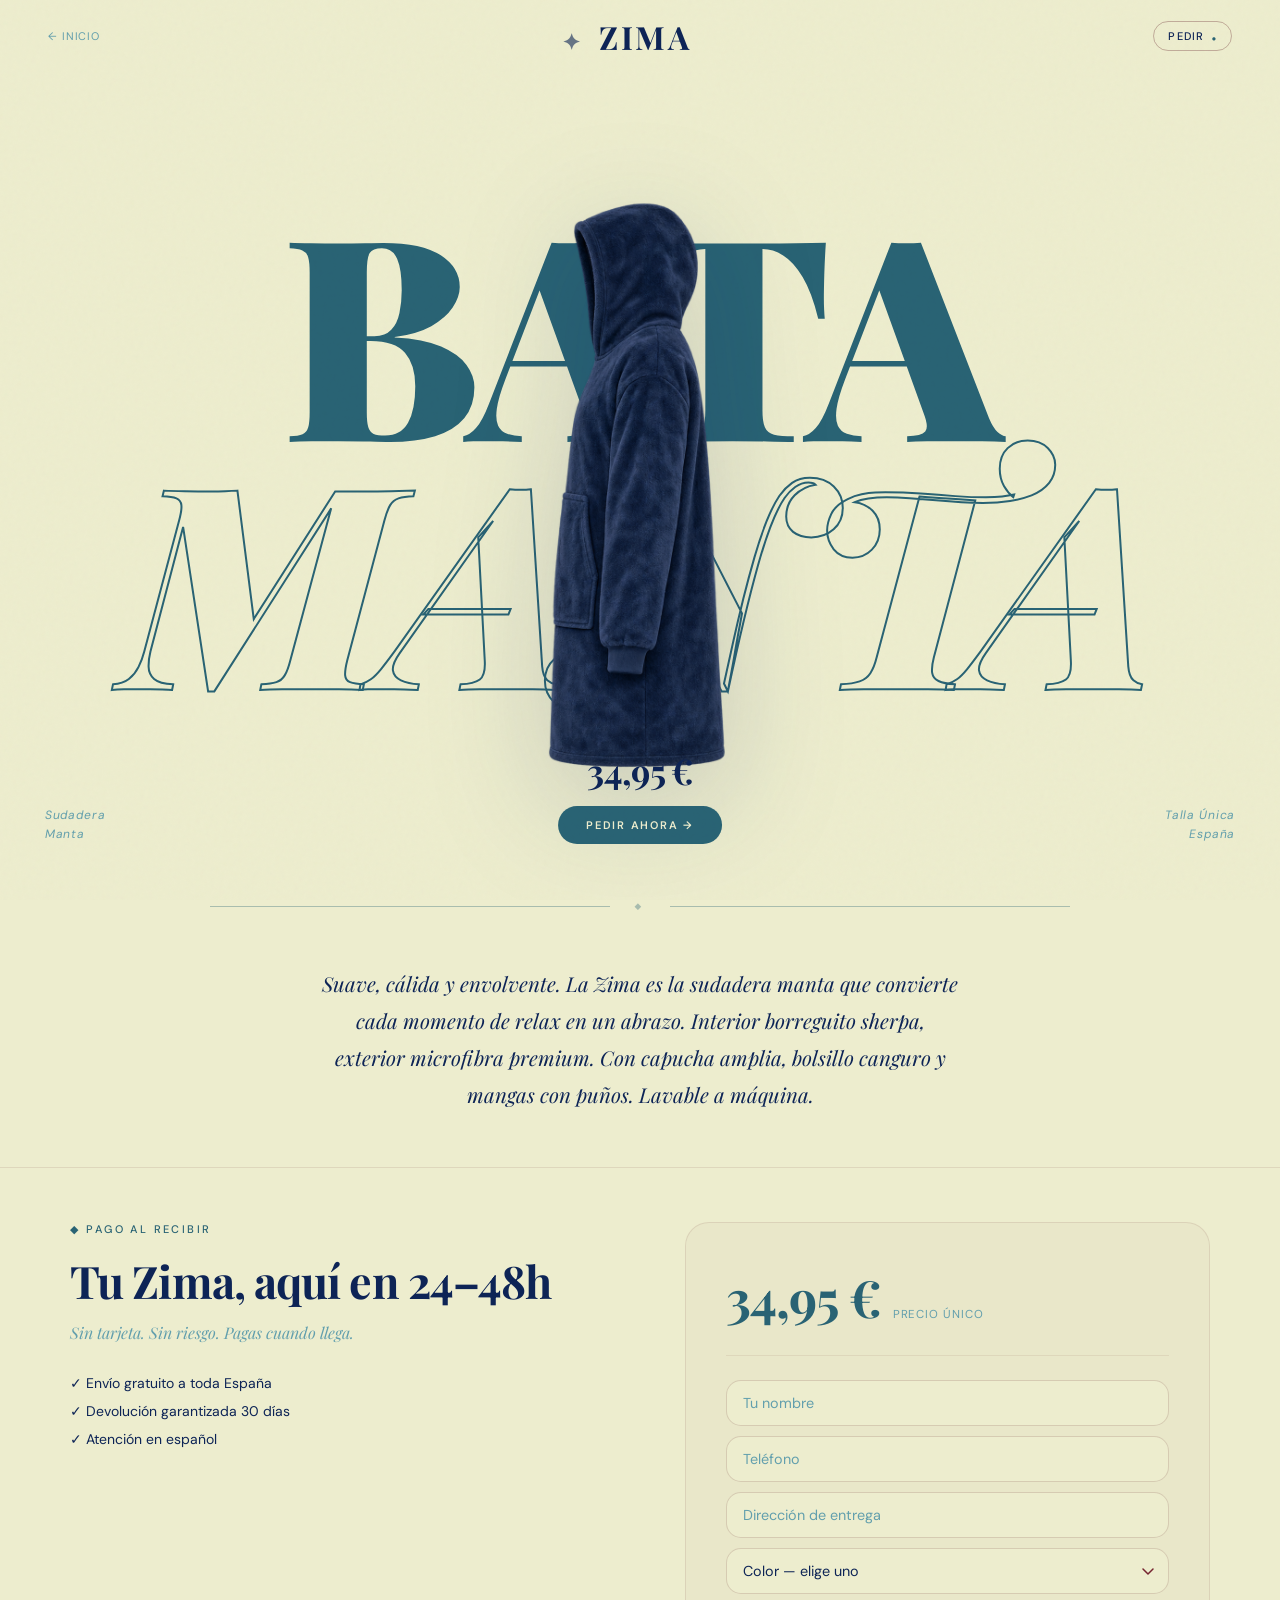
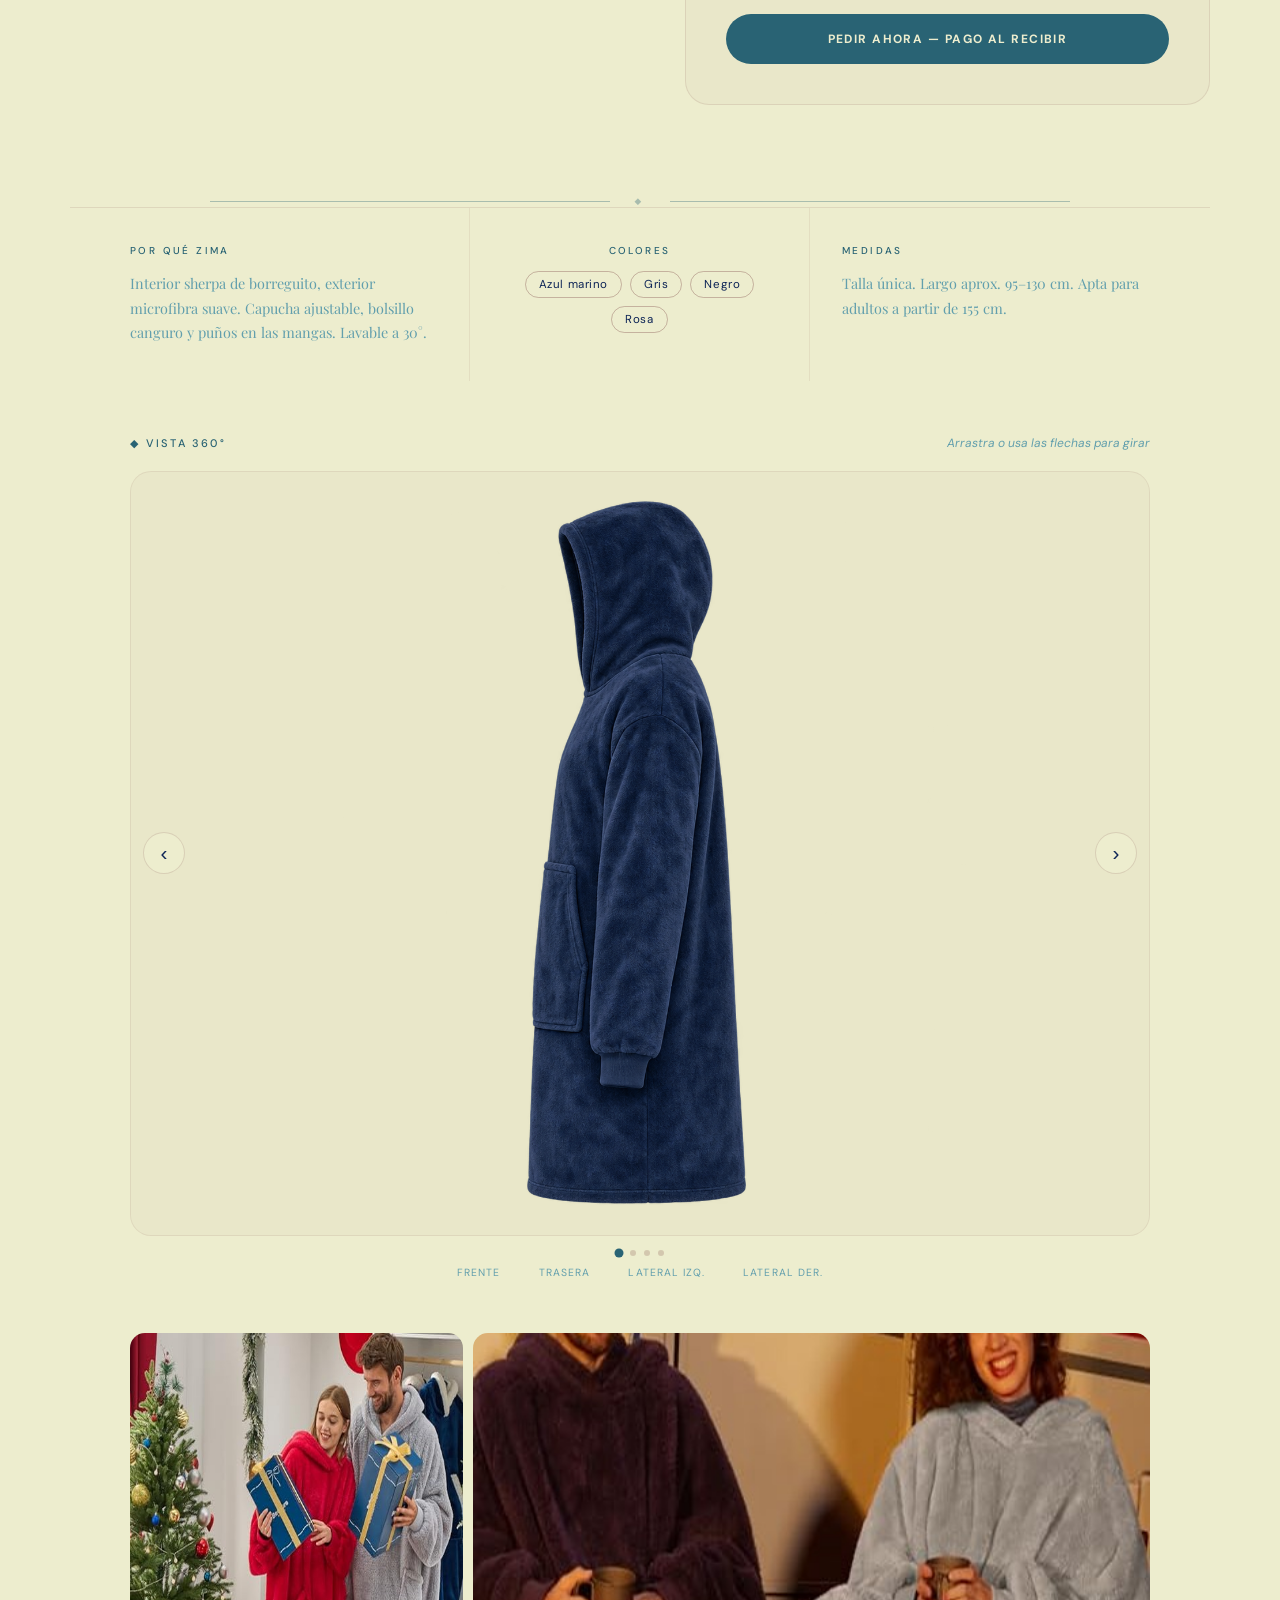
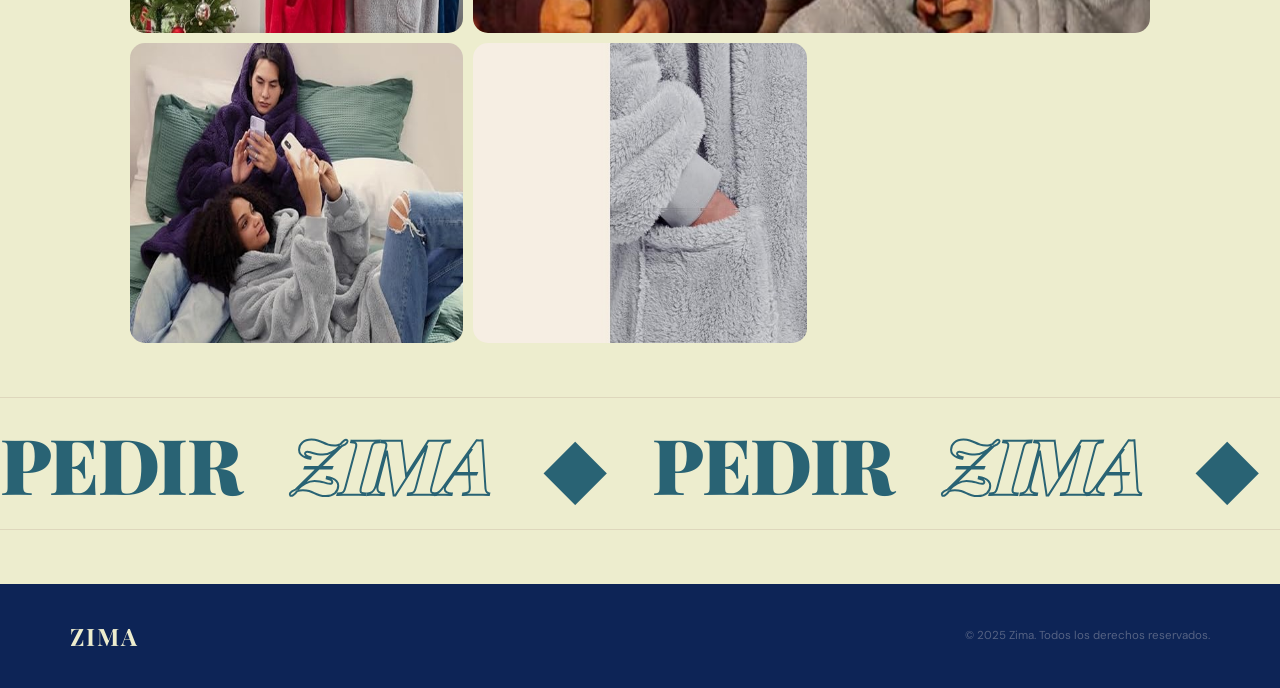
<file: producto.html>
<!DOCTYPE html>
<html lang="es">
<head>
  <meta charset="UTF-8">
  <meta name="viewport" content="width=device-width, initial-scale=1.0">
  <title>ZIMA — Sudadera Manta · Pedir</title>
  <link rel="stylesheet" href="css/style.css">
  <link rel="preconnect" href="https://fonts.googleapis.com">
  <link href="https://fonts.googleapis.com/css2?family=Playfair+Display:ital,wght@0,400;0,700;0,900;1,400;1,700&family=DM+Sans:opsz,wght@9..40,300;9..40,400;9..40,500&display=swap" rel="stylesheet">
</head>
<body class="page-product">

  <!-- HEADER -->
  <header class="site-header">
    <div class="site-header__inner">
      <a href="/" class="site-header__lang" style="text-decoration:none">← INICIO</a>
      <a href="/" class="site-header__logo">
        <span class="site-header__logo-icon">✦</span>
        <span class="site-header__logo-name">ZIMA</span>
      </a>
      <a href="#pedir" class="site-header__menu">PEDIR <span class="site-header__dot">●</span></a>
    </div>
  </header>

  <!-- HERO PRODUCTO: fondo texto + imagen estática -->
  <section class="product-hero">
    <div class="product-hero__text-layer" aria-hidden="true">
      <div class="product-hero__title">
        <span class="product-hero__line product-hero__line--1">BATA</span>
        <span class="product-hero__line product-hero__line--2">MANTA</span>
      </div>
    </div>

    <div class="product-hero__img-wrap">
      <img src="dropi/batamanta-huggia/zima-front.png" alt="Sudadera manta Zima azul marino">
    </div>

    <div class="product-hero__meta" aria-hidden="true">
      <div class="product-hero__meta-left">
        <span>Sudadera</span>
        <span>Manta</span>
      </div>
      <div class="product-hero__meta-right">
        <span>Talla Única</span>
        <span>España</span>
      </div>
    </div>

    <div class="product-hero__bottom">
      <span class="product-hero__price">34,95 €</span>
      <a href="#pedir" class="product-hero__btn">Pedir ahora →</a>
    </div>
  </section>

  <!-- DIVIDER -->
  <div class="divider"><span>◆</span></div>

  <!-- DESCRIPCIÓN -->
  <section class="description">
    <p class="description__text">
      Suave, cálida y envolvente. La Zima es la sudadera manta que convierte cada momento de relax en un abrazo. Interior borreguito sherpa, exterior microfibra premium. Con capucha amplia, bolsillo canguro y mangas con puños. Lavable a máquina.
    </p>
  </section>

  <!-- PEDIDO -->
  <section class="order" id="pedir">
    <div class="order__inner">
      <div class="order__info">
        <p class="order__tag">◆ PAGO AL RECIBIR</p>
        <h2 class="order__heading">Tu Zima, aquí en 24–48h</h2>
        <p class="order__sub">Sin tarjeta. Sin riesgo. Pagas cuando llega.</p>
        <ul class="order__features">
          <li>✓ Envío gratuito a toda España</li>
          <li>✓ Devolución garantizada 30 días</li>
          <li>✓ Atención en español</li>
        </ul>
      </div>
      <div class="order__form">
        <div class="order__price">
          <span class="order__price-num">34,95 €</span>
          <span class="order__price-label">precio único</span>
        </div>
        <div id="orderSuccess"><p>✓ Pedido recibido — te llamamos pronto para confirmar.</p></div>
        <form class="order__fields" id="orderForm" action="#" method="post" onsubmit="handleOrder(event)">
          <input type="text"  name="nombre"    placeholder="Tu nombre"            required class="order__input">
          <input type="tel"   name="telefono"  placeholder="Teléfono"             required class="order__input">
          <input type="text"  name="direccion" placeholder="Dirección de entrega" required class="order__input">
          <select name="color" class="order__input order__input--select">
            <option value="">Color — elige uno</option>
            <option>Azul marino</option>
            <option>Gris</option>
            <option>Negro</option>
            <option>Rosa</option>
          </select>
          <button type="submit" class="order__btn">Pedir ahora — pago al recibir</button>
        </form>
      </div>
    </div>
  </section>

  <!-- DIVIDER -->
  <div class="divider"><span>◆</span></div>

  <!-- DETAILS 3 COLUMNAS -->
  <section class="details">
    <div class="details__col">
      <h3 class="details__label">POR QUÉ ZIMA</h3>
      <p class="details__content">Interior sherpa de borreguito, exterior microfibra suave. Capucha ajustable, bolsillo canguro y puños en las mangas. Lavable a 30°.</p>
    </div>
    <div class="details__col details__col--center">
      <h3 class="details__label">COLORES</h3>
      <div class="details__pills">
        <span class="details__pill">Azul marino</span>
        <span class="details__pill">Gris</span>
        <span class="details__pill">Negro</span>
        <span class="details__pill">Rosa</span>
      </div>
    </div>
    <div class="details__col">
      <h3 class="details__label">MEDIDAS</h3>
      <p class="details__content">Talla única. Largo aprox. 95–130 cm. Apta para adultos a partir de 155 cm.</p>
    </div>
  </section>

  <!-- VISOR 360° -->
  <section class="viewer3d" aria-label="Visor 360°">
    <div class="viewer3d__header">
      <span class="viewer3d__tag">◆ VISTA 360°</span>
      <p class="viewer3d__hint">Arrastra o usa las flechas para girar</p>
    </div>
    <div class="viewer3d__stage" id="viewer3d">
      <button class="viewer3d__arrow viewer3d__arrow--prev" id="v3dPrev" aria-label="Vista anterior">‹</button>
      <div class="viewer3d__track" id="v3dTrack">
        <img src="dropi/batamanta-huggia/zima-front.png"      class="viewer3d__img viewer3d__img--active" data-idx="0" alt="Frente"          draggable="false">
        <img src="dropi/batamanta-huggia/zima-back.png"       class="viewer3d__img"                       data-idx="1" alt="Trasera"         draggable="false">
        <img src="dropi/batamanta-huggia/zima-side-left.png"  class="viewer3d__img"                       data-idx="2" alt="Lateral izq"     draggable="false">
        <img src="dropi/batamanta-huggia/zima-side-right.png" class="viewer3d__img"                       data-idx="3" alt="Lateral der"     draggable="false">
      </div>
      <button class="viewer3d__arrow viewer3d__arrow--next" id="v3dNext" aria-label="Vista siguiente">›</button>
    </div>
    <div class="viewer3d__dots" aria-hidden="true">
      <button class="viewer3d__dot viewer3d__dot--active" data-idx="0"></button>
      <button class="viewer3d__dot" data-idx="1"></button>
      <button class="viewer3d__dot" data-idx="2"></button>
      <button class="viewer3d__dot" data-idx="3"></button>
    </div>
    <div class="viewer3d__labels" aria-hidden="true">
      <span>Frente</span><span>Trasera</span><span>Lateral izq.</span><span>Lateral der.</span>
    </div>
  </section>

  <!-- GALERÍA -->
  <section class="gallery">
    <div class="gallery__track">
      <div class="gallery__item">
        <img src="dropi/batamanta-huggia/batamanta-huggia-03.jpg" alt="Zima lifestyle" loading="lazy">
      </div>
      <div class="gallery__item gallery__item--wide">
        <img src="dropi/batamanta-huggia/batamanta-huggia-05.jpg" alt="Zima exterior" loading="lazy">
      </div>
      <div class="gallery__item">
        <img src="dropi/batamanta-huggia/batamanta-huggia-06.jpg" alt="Zima relax" loading="lazy">
      </div>
      <div class="gallery__item">
        <img src="dropi/batamanta-huggia/batamanta-huggia-07.jpg" alt="Zima detalle bolsillo" loading="lazy">
      </div>
    </div>
  </section>

  <!-- MARQUEE -->
  <section class="marquee-section" aria-hidden="true">
    <div class="marquee-title">
      <span class="marquee-title__text">PEDIR</span>
      <span class="marquee-title__text marquee-title__text--outline">ZIMA</span>
      <span class="marquee-title__text">◆</span>
      <span class="marquee-title__text">PEDIR</span>
      <span class="marquee-title__text marquee-title__text--outline">ZIMA</span>
      <span class="marquee-title__text">◆</span>
      <span class="marquee-title__text">PEDIR</span>
      <span class="marquee-title__text marquee-title__text--outline">ZIMA</span>
      <span class="marquee-title__text">◆</span>
      <span class="marquee-title__text">PEDIR</span>
      <span class="marquee-title__text marquee-title__text--outline">ZIMA</span>
      <span class="marquee-title__text">◆</span>
      <span class="marquee-title__text">PEDIR</span>
      <span class="marquee-title__text marquee-title__text--outline">ZIMA</span>
      <span class="marquee-title__text">◆</span>
      <span class="marquee-title__text">PEDIR</span>
      <span class="marquee-title__text marquee-title__text--outline">ZIMA</span>
      <span class="marquee-title__text">◆</span>
    </div>
  </section>

  <!-- FOOTER -->
  <footer class="site-footer">
    <div class="site-footer__inner">
      <span class="site-footer__logo">ZIMA</span>
      <p class="site-footer__copy">© 2025 Zima. Todos los derechos reservados.</p>
    </div>
  </footer>

  <script src="js/main.js"></script>
</body>
</html>
</file>
<file: css/style.css>
/* ===== RESET & ROOT ===== */
*, *::before, *::after { box-sizing: border-box; margin: 0; padding: 0; }

:root {
  /* Colors — Petrol + Teal + Cream + Navy batamanta */
  --color-orange:  #629FAD;
  --color-border:  #296374;
  --color-white:   #EDEDCE;
  --color-yellow:  #629FAD;
  --color-bg:      #EDEDCE;
  --color-text:    #0d2456;
  --color-text-mid: #629FAD;
  --color-dark:    #296374;

  /* Fonts */
  --font-sans:   'DM Sans', 'Avenir Next', system-ui, sans-serif;
  --font-serif:  'Playfair Display', 'Iowan Old Style', serif;

  /* Easings */
  --ease-out-expo:  cubic-bezier(0.16, 1, 0.3, 1);
  --ease-soft:      cubic-bezier(0.22, 1, 0.36, 1);

  /* Layout */
  --nav-h:  72px;
  --max-w:  1140px;
  --radius: 15px;

  /* Jar slider */
  --jar-item-w:    clamp(130px, 18vw, 230px);
  --jar-item-h:    calc(var(--jar-item-w) * 1.5);
  --jar-marquee-h: clamp(380px, 50vh, 650px);
}

html { scroll-behavior: smooth; }

body {
  font-family: var(--font-sans);
  font-size: 16px;
  color: var(--color-text);
  background: var(--color-bg);
  overflow-x: hidden;
}

/* Grain sutil */
body::after {
  content: '';
  position: fixed;
  inset: 0;
  background-image: url("data:image/svg+xml,%3Csvg viewBox='0 0 256 256' xmlns='http://www.w3.org/2000/svg'%3E%3Cfilter id='n'%3E%3CfeTurbulence type='fractalNoise' baseFrequency='0.75' numOctaves='4' stitchTiles='stitch'/%3E%3C/filter%3E%3Crect width='100%25' height='100%25' filter='url(%23n)'/%3E%3C/svg%3E");
  opacity: 0.028;
  pointer-events: none;
  z-index: 9000;
  mix-blend-mode: multiply;
}

img { display: block; max-width: 100%; }
a { text-decoration: none; color: inherit; }
button { cursor: pointer; border: none; background: none; }

/* ===== SITE HEADER ===== */
.site-header {
  position: fixed;
  top: 0; left: 0; right: 0;
  z-index: 100;
  transition: background 0.4s ease, box-shadow 0.4s ease;
}

.site-header.scrolled {
  background: var(--color-white);
  box-shadow: 0 1px 0 rgba(93,26,35,0.12);
}

.site-header__bar {
  display: grid;
  grid-template-columns: 1fr auto 1fr;
  align-items: center;
  height: var(--nav-h);
  padding: 0 clamp(20px, 4vw, 48px);
}

.site-header__side--end {
  display: flex;
  justify-content: flex-end;
}

.site-header__logo {
  font-family: var(--font-serif);
  font-size: clamp(1.4rem, 3vw, 2rem);
  font-weight: 700;
  letter-spacing: 0.08em;
  color: var(--color-text);
}

.site-header__tag {
  font-family: var(--font-sans);
  font-size: 11px;
  letter-spacing: 0.08em;
  color: var(--color-text-mid);
}

.site-header__logo-icon {
  font-size: 0.7em;
  margin-right: 0.3em;
  opacity: 0.6;
}

.site-header__menu {
  font-family: var(--font-sans);
  font-size: 11px;
  font-weight: 500;
  letter-spacing: 0.1em;
  text-transform: uppercase;
  color: var(--color-text);
  border: 1px solid rgba(93,26,35,0.3);
  padding: 7px 14px;
  border-radius: 100px;
  transition: border-color 0.2s, color 0.2s;
}
.site-header__menu:hover { border-color: var(--color-border); color: var(--color-border); }
.site-header__dot { font-size: 0.4em; color: var(--color-border); margin-left: 4px; }

/* ══════════════════════════════
   HERO — página de inicio
══════════════════════════════ */
.page-home {
  /* scroll habilitado para el reveal */
}

.hero {
  position: relative;
  width: 100%;
  height: 200vh; /* espacio para el scroll reveal */
}

.hero__sticky {
  position: sticky;
  top: 0;
  height: 100vh;
  display: flex;
  align-items: center;
  justify-content: center;
  overflow: hidden;
  background: var(--color-bg);
}

.hero__text-layer {
  position: absolute;
  inset: 0;
  display: flex;
  align-items: center;
  justify-content: center;
  pointer-events: none;
  z-index: 1;
}
.hero__title {
  display: flex;
  flex-direction: column;
  align-items: center;
  line-height: 0.82;
  user-select: none;
}
.hero__line {
  font-family: var(--font-serif);
  font-weight: 900;
  font-size: clamp(5.5rem, 22vw, 20rem);
  color: var(--color-border);
  letter-spacing: -0.02em;
  display: block;
  line-height: 0.88;
}
.hero__line--2 {
  font-style: italic;
  color: transparent;
  -webkit-text-stroke: 2px var(--color-border);
  /* Safari/Chrome necesita la propiedad sin prefijo también */
  text-stroke: 2px var(--color-border);
}

.hero__product {
  position: relative;
  z-index: 2;
  width: min(58vw, 640px);
  height: min(72vw, 800px);
  transform: translateY(78%);  /* asoma por abajo: ~22% visible */
  opacity: 1;
  will-change: transform;
}
/* Transition suave solo cuando ya está revelado */
.hero__product.is-settling {
  transition: transform 1s var(--ease-out-expo);
}

#zimaCanvas {
  width: 100% !important;
  height: 100% !important;
  display: block;
  cursor: default;
}
#zimaCanvas.is-revealed { cursor: pointer; }
#zimaCanvas.is-revealed:active { cursor: grabbing; }

.spin-hint {
  position: absolute;
  bottom: -2.4rem;
  left: 50%;
  transform: translateX(-50%);
  display: flex;
  align-items: center;
  gap: 0.5rem;
  font-family: var(--font-sans);
  font-size: 0.65rem;
  letter-spacing: 0.18em;
  text-transform: uppercase;
  color: var(--color-text-mid);
  opacity: 0;
  pointer-events: none;
  white-space: nowrap;
  transition: opacity 0.6s ease;
}
.spin-hint.is-visible { opacity: 0.55; }
/* post-reveal: ocultar arrastra, mostrar ver producto */
.spin-hint.is-cta { opacity: 0; }

.spin-hint__icon { display: none; } /* eliminado el ↻ giratorio */

/* DESLIZA indicator — aparece antes del reveal */
.hero__scroll-hint {
  position: absolute;
  bottom: 2.2rem;
  left: 50%;
  transform: translateX(-50%);
  z-index: 3;
  display: flex;
  flex-direction: column;
  align-items: center;
  gap: 0.6rem;
  pointer-events: none;
  opacity: 1;
  transition: opacity 0.5s ease;
}
.hero__scroll-hint.is-hidden { opacity: 0; }
.hero__scroll-hint__line {
  width: 1px;
  height: 32px;
  background: var(--color-border);
  opacity: 0.4;
  animation: lineBreath 2s ease-in-out infinite;
  transform-origin: top;
}
@keyframes lineBreath {
  0%, 100% { transform: scaleY(1); opacity: 0.4; }
  50%       { transform: scaleY(0.5); opacity: 0.2; }
}
.hero__scroll-hint__label {
  font-family: var(--font-sans);
  font-size: 0.6rem;
  letter-spacing: 0.22em;
  text-transform: uppercase;
  color: var(--color-border);
  opacity: 0.55;
}

/* VER PRODUCTO — aparece sobre el producto post-reveal */
.hero__product-cta {
  position: absolute;
  bottom: 1.2rem;
  left: 50%;
  transform: translateX(-50%);
  z-index: 4;
  font-family: var(--font-sans);
  font-size: 0.65rem;
  letter-spacing: 0.22em;
  text-transform: uppercase;
  color: var(--color-border);
  opacity: 0;
  pointer-events: none;
  white-space: nowrap;
  transition: opacity 0.6s ease 0.3s;
  display: flex;
  align-items: center;
  gap: 0.5rem;
}
.hero__product-cta::after {
  content: '→';
  font-size: 0.75rem;
}
.hero__product.is-settling .hero__product-cta {
  opacity: 0.6;
}
@keyframes hintSpin { to { transform: rotate(360deg); } }

.hero__meta {
  position: absolute;
  bottom: 3.5rem;
  left: 0; right: 0;
  display: flex;
  justify-content: space-between;
  padding: 0 2.8rem;
  z-index: 2;
  pointer-events: none;
}
.hero__meta-left,
.hero__meta-right {
  display: flex;
  flex-direction: column;
  font-size: 0.75rem;
  letter-spacing: 0.07em;
  color: var(--color-text-mid);
  line-height: 1.6;
  font-style: italic;
}
.hero__meta-right { text-align: right; }

.hero__cta {
  position: absolute;
  bottom: 2rem;
  left: 50%;
  transform: translateX(-50%);
  z-index: 3;
  display: flex;
  flex-direction: column;
  align-items: center;
  gap: 0.3rem;
  text-decoration: none;
  color: var(--color-text);
  font-size: 0.75rem;
  letter-spacing: 0.1em;
  text-transform: uppercase;
  transition: color 0.2s;
}
.hero__cta:hover { color: var(--color-border); }
.hero__cta-arrow {
  font-size: 1.1rem;
  animation: ctaBounce 2s ease-in-out infinite;
}
@keyframes ctaBounce {
  0%, 100% { transform: translateY(0); }
  50%       { transform: translateY(5px); }
}

.site-header__cta {
  font-family: var(--font-sans);
  font-size: 12px;
  font-weight: 600;
  letter-spacing: 0.1em;
  text-transform: uppercase;
  color: var(--color-white);
  background: var(--color-border);
  padding: 10px 20px;
  border-radius: 100px;
  transition: background 0.2s ease, transform 0.2s ease;
}

.site-header__cta:hover {
  background: var(--color-text);
  transform: scale(1.03);
}

/* ===== JAR SLIDER HERO ===== */
.jar-slider {
  background: var(--color-white);
  height: 100svh;
  min-height: 600px;
  overflow: hidden;
  position: relative;
  width: 100%;
}

/* Arch dome layer */
.jar-slider__shape-layer {
  inset: auto 50% 0;
  position: absolute;
  transform: translate3d(-50%, 24px, 0);
  transform-origin: center bottom;
  width: clamp(750px, 85vw, 1500px);
  z-index: 1;
  opacity: 0;
  pointer-events: none;
}

.jar-slider__shape-image {
  display: block;
  width: 100%;
}

/* Circular rotating badge */
.jar-slider__badge {
  aspect-ratio: 1/1;
  position: absolute;
  top: 12%;
  opacity: 0;
  pointer-events: none;
}

.jar-slider__badge--artwork {
  left: 50%;
  width: 55%;
  transform: translate3d(-52%, 12px, 0) rotate(-18deg);
}

@media (min-width: 768px) {
  .jar-slider__badge--artwork { width: 38%; top: 10%; }
}

.jar-slider__badge-artwork {
  display: block;
  width: 100%;
  height: auto;
}

/* Hero headline overlay */
.jar-slider__content {
  position: absolute;
  left: 50%;
  top: 50%;
  transform: translate(-50%, -50%);
  text-align: center;
  z-index: 5;
  pointer-events: none;
  opacity: 0;
  transition: opacity 0.8s var(--ease-out-expo) 0.6s;
  width: 90%;
  max-width: 700px;
}

.jar-slider.is-loaded .jar-slider__content {
  opacity: 1;
  pointer-events: auto;
}

.jar-slider__eyebrow {
  font-family: var(--font-sans);
  font-size: 11px;
  letter-spacing: 0.18em;
  text-transform: uppercase;
  color: var(--color-text-mid);
  margin-bottom: 16px;
}

.jar-slider__heading {
  font-family: var(--font-serif);
  font-size: clamp(2.8rem, 7vw, 6.5rem);
  font-weight: 700;
  line-height: 1.0;
  color: var(--color-text);
  margin-bottom: 32px;
  letter-spacing: -0.02em;
}

.jar-slider__btn {
  display: inline-flex;
  flex-direction: column;
  align-items: center;
  gap: 4px;
  background: var(--color-border);
  color: var(--color-white);
  font-family: var(--font-sans);
  font-weight: 600;
  font-size: 13px;
  letter-spacing: 0.12em;
  text-transform: uppercase;
  padding: 16px 32px 14px;
  border-radius: 100px;
  pointer-events: auto;
  transition: background 0.2s ease, transform 0.2s ease;
}

.jar-slider__btn span {
  font-size: 10px;
  font-weight: 400;
  letter-spacing: 0.08em;
  opacity: 0.75;
  text-transform: none;
}

.jar-slider__btn:hover {
  background: var(--color-text);
  transform: scale(1.03);
}

/* Product items wrapper */
.jar-slider__wrapper {
  height: 100%;
  left: 0; top: 0;
  position: absolute;
  width: 100%;
  z-index: 2;
  pointer-events: none;
}

.jar-slider__marquee {
  height: var(--jar-marquee-h);
  left: 50%;
  position: absolute;
  top: 60%;
  transform: translate(-50%, -50%) rotate(10deg);
  width: 100vw;
}

.jar-slider__track {
  height: 100%;
  position: relative;
  width: 100%;
}

.jar-slider__item {
  cursor: pointer;
  height: var(--jar-item-h);
  left: 0;
  margin-top: calc(var(--jar-item-h) / -2);
  position: absolute;
  top: 50%;
  width: var(--jar-item-w);
  will-change: transform, opacity, filter;
  opacity: 0;
  pointer-events: none;
}

.jar-slider.is-loaded .jar-slider__item {
  pointer-events: auto;
}

/* Heater product card (placeholder until real photo) */
.heater-card {
  width: 100%;
  height: 100%;
  border-radius: 20px;
  background: linear-gradient(155deg, #FDF3EB 0%, #F5E6D5 55%, #EDD5BA 100%);
  display: flex;
  flex-direction: column;
  align-items: center;
  justify-content: center;
  gap: 6px;
  box-shadow: 0 20px 50px rgba(93,26,35,0.14), inset 0 1px 0 rgba(255,255,255,0.9);
  position: relative;
  overflow: hidden;
}

.heater-card::before {
  content: '';
  position: absolute;
  top: 18%; left: 20%;
  width: 60%; height: 32%;
  background: repeating-linear-gradient(
    0deg,
    transparent, transparent 5px,
    rgba(93,26,35,0.07) 5px, rgba(93,26,35,0.07) 6px
  );
  border-radius: 8px;
}

.heater-card--focus {
  background: linear-gradient(155deg, #FDF3EB 0%, #F8EBD5 40%, #F0D8B0 100%);
  box-shadow: 0 30px 70px rgba(93,26,35,0.22), inset 0 1px 0 rgba(255,255,255,0.95);
}

.heater-card__icon {
  font-size: 2rem;
  position: relative;
  z-index: 1;
  margin-top: 40%;
}

.heater-card__name {
  font-family: var(--font-serif);
  font-size: 0.65rem;
  font-weight: 700;
  color: var(--color-border);
  letter-spacing: 0.25em;
  text-transform: uppercase;
  position: relative;
  z-index: 1;
}

.heater-card__price {
  font-family: var(--font-sans);
  font-size: 0.6rem;
  font-weight: 600;
  color: var(--color-text-mid);
  letter-spacing: 0.05em;
  position: relative;
  z-index: 1;
}

/* Scroll prompt */
.jar-slider__overlay {
  align-items: flex-end;
  display: flex;
  height: 100%;
  justify-content: center;
  left: 0; top: 0;
  padding-bottom: clamp(20px, 3.5vh, 44px);
  pointer-events: none;
  position: absolute;
  width: 100%;
  z-index: 10;
}

.jar-slider__prompt {
  color: var(--color-white);
  font-family: var(--font-sans);
  font-size: 11px;
  letter-spacing: 0.18em;
  text-transform: uppercase;
  opacity: 0;
  transition: opacity 0.6s ease;
}

.jar-slider__prompt.is-ready {
  opacity: 1;
}

/* ===== TRUST BAR ===== */
.trust-bar {
  display: flex;
  align-items: center;
  justify-content: center;
  gap: clamp(24px, 5vw, 60px);
  padding: 28px clamp(20px, 5vw, 60px);
  background: var(--color-white);
  border-top: 1px solid rgba(93,26,35,0.1);
  border-bottom: 1px solid rgba(93,26,35,0.1);
  flex-wrap: wrap;
}

.trust-item {
  display: flex;
  align-items: center;
  gap: 12px;
}

.trust-icon { font-size: 1.4rem; }

.trust-text {
  display: flex;
  flex-direction: column;
}

.trust-text strong {
  font-family: var(--font-serif);
  font-size: 0.9rem;
  font-weight: 600;
  color: var(--color-text);
}

.trust-text span {
  font-size: 0.75rem;
  color: var(--color-text-mid);
}

/* ===== SECTION LABELS ===== */
.section-label {
  display: inline-block;
  font-family: var(--font-sans);
  font-size: 11px;
  font-weight: 500;
  letter-spacing: 0.18em;
  text-transform: uppercase;
  color: var(--color-border);
  margin-bottom: 16px;
}

.section-label--light {
  color: rgba(253,243,235,0.7);
}

/* ===== PROBLEM SECTION ===== */
.problem {
  display: grid;
  grid-template-columns: 1fr;
  gap: 48px;
  max-width: var(--max-w);
  margin: 0 auto;
  padding: clamp(60px, 8vh, 120px) clamp(24px, 5vw, 60px);
  align-items: center;
}

@media (min-width: 768px) {
  .problem {
    grid-template-columns: 1fr 1fr;
    gap: clamp(48px, 6vw, 80px);
  }
}

.problem-text h2 {
  font-family: var(--font-serif);
  font-size: clamp(1.8rem, 3.5vw, 3rem);
  font-weight: 700;
  line-height: 1.15;
  color: var(--color-text);
  margin-bottom: 24px;
  letter-spacing: -0.02em;
}

.problem-text p {
  font-size: 1rem;
  line-height: 1.7;
  color: var(--color-text-mid);
  margin-bottom: 16px;
}

.problem-text strong { color: var(--color-text); }

.problem-image img {
  width: 100%;
  border-radius: var(--radius);
  aspect-ratio: 4/3;
  object-fit: cover;
}

/* ===== FEATURES ===== */
.features {
  background: var(--color-border);
  padding: clamp(60px, 8vh, 120px) clamp(24px, 5vw, 60px);
}

.features-inner {
  max-width: var(--max-w);
  margin: 0 auto;
}

.features h2 {
  font-family: var(--font-serif);
  font-size: clamp(1.8rem, 3.5vw, 3rem);
  font-weight: 700;
  line-height: 1.15;
  color: var(--color-white);
  margin-bottom: 48px;
  max-width: 600px;
  letter-spacing: -0.02em;
}

.features-grid {
  display: grid;
  grid-template-columns: 1fr;
  gap: 24px;
}

@media (min-width: 480px) {
  .features-grid { grid-template-columns: 1fr 1fr; }
}

@media (min-width: 1024px) {
  .features-grid { grid-template-columns: repeat(4, 1fr); }
}

.feature-card {
  background: rgba(253,243,235,0.08);
  border: 1px solid rgba(253,243,235,0.15);
  border-radius: var(--radius);
  padding: 28px 24px;
}

.feature-icon {
  font-size: 1.8rem;
  margin-bottom: 16px;
}

.feature-card h3 {
  font-family: var(--font-serif);
  font-size: 1rem;
  font-weight: 600;
  color: var(--color-white);
  margin-bottom: 10px;
  line-height: 1.3;
}

.feature-card p {
  font-size: 0.875rem;
  line-height: 1.65;
  color: rgba(253,243,235,0.65);
}

/* ===== HOW TO ORDER ===== */
.how-to-order {
  padding: clamp(60px, 8vh, 120px) clamp(24px, 5vw, 60px);
}

.how-to-order-inner {
  max-width: var(--max-w);
  margin: 0 auto;
}

.how-to-order h2 {
  font-family: var(--font-serif);
  font-size: clamp(1.8rem, 3.5vw, 3rem);
  font-weight: 700;
  line-height: 1.15;
  color: var(--color-text);
  margin-bottom: 48px;
  max-width: 600px;
  letter-spacing: -0.02em;
}

.steps {
  display: grid;
  grid-template-columns: 1fr;
  gap: 32px;
}

@media (min-width: 640px) {
  .steps { grid-template-columns: repeat(3, 1fr); }
}

.step {
  border-top: 2px solid var(--color-border);
  padding-top: 24px;
}

.step-number {
  font-family: var(--font-serif);
  font-size: 2.5rem;
  font-weight: 700;
  color: var(--color-border);
  opacity: 0.3;
  margin-bottom: 16px;
}

.step h3 {
  font-family: var(--font-serif);
  font-size: 1.1rem;
  font-weight: 600;
  color: var(--color-text);
  margin-bottom: 10px;
}

.step p {
  font-size: 0.875rem;
  line-height: 1.65;
  color: var(--color-text-mid);
}

/* ===== ORDER SECTION ===== */
.order-section {
  background: var(--color-white);
  border-top: 1px solid rgba(93,26,35,0.1);
  padding: clamp(60px, 8vh, 120px) clamp(24px, 5vw, 60px);
}

.order-inner {
  max-width: 540px;
  margin: 0 auto;
  text-align: center;
}

.order-inner h2 {
  font-family: var(--font-serif);
  font-size: clamp(2rem, 4vw, 3.2rem);
  font-weight: 700;
  color: var(--color-text);
  margin-bottom: 16px;
  letter-spacing: -0.02em;
}

.price-display {
  font-family: var(--font-serif);
  font-size: clamp(2.8rem, 6vw, 4.5rem);
  font-weight: 700;
  color: var(--color-border);
  margin: 16px 0 8px;
}

.price-note {
  font-size: 0.8rem;
  color: var(--color-text-mid);
  margin-bottom: 36px;
  letter-spacing: 0.04em;
}

.cod-box {
  background: rgba(93,26,35,0.05);
  border: 1px solid rgba(93,26,35,0.12);
  border-radius: var(--radius);
  padding: 24px;
  margin-bottom: 32px;
  text-align: left;
}

.cod-box h3 {
  font-family: var(--font-serif);
  font-size: 1rem;
  font-weight: 600;
  color: var(--color-text);
  margin-bottom: 16px;
}

.cod-steps {
  list-style: none;
  display: flex;
  flex-direction: column;
  gap: 10px;
}

.cod-steps li {
  display: flex;
  align-items: flex-start;
  gap: 12px;
  font-size: 0.875rem;
  color: var(--color-text-mid);
  line-height: 1.5;
}

.cod-steps .num {
  flex-shrink: 0;
  width: 22px;
  height: 22px;
  border-radius: 50%;
  background: var(--color-border);
  color: var(--color-white);
  display: flex;
  align-items: center;
  justify-content: center;
  font-size: 11px;
  font-weight: 700;
}

.order-form {
  display: flex;
  flex-direction: column;
  gap: 12px;
  text-align: left;
}

.order-form input {
  font-family: var(--font-sans);
  font-size: 0.9rem;
  padding: 14px 18px;
  border: 1px solid rgba(93,26,35,0.2);
  border-radius: var(--radius);
  background: var(--color-white);
  color: var(--color-text);
  outline: none;
  transition: border-color 0.2s;
  width: 100%;
}

.order-form input:focus { border-color: var(--color-border); }

.order-form input::placeholder { color: var(--color-text-mid); }

.btn-order {
  font-family: var(--font-sans);
  font-size: 13px;
  font-weight: 700;
  letter-spacing: 0.08em;
  color: var(--color-white);
  background: var(--color-border);
  border: none;
  border-radius: 100px;
  padding: 18px 32px;
  cursor: pointer;
  transition: background 0.2s, transform 0.2s;
  margin-top: 8px;
}

.btn-order:hover {
  background: var(--color-text);
  transform: scale(1.02);
}

.order-success { padding: 40px 24px; text-align: center; }
.success-icon { font-size: 3rem; margin-bottom: 16px; }

.order-success h3 {
  font-family: var(--font-serif);
  font-size: 1.6rem;
  color: var(--color-text);
  margin-bottom: 12px;
}

.order-success p {
  font-size: 0.9rem;
  color: var(--color-text-mid);
  line-height: 1.65;
}

.order-note {
  margin-top: 16px;
  font-size: 0.75rem;
  color: var(--color-text-mid);
}

/* ===== REVIEWS ===== */
.reviews {
  background: var(--color-border);
  padding: clamp(60px, 8vh, 120px) clamp(24px, 5vw, 60px);
}

.reviews-inner {
  max-width: var(--max-w);
  margin: 0 auto;
}

.reviews h2 {
  font-family: var(--font-serif);
  font-size: clamp(1.8rem, 3.5vw, 3rem);
  font-weight: 700;
  color: var(--color-white);
  margin-bottom: 48px;
  letter-spacing: -0.02em;
}

.reviews-grid {
  display: grid;
  grid-template-columns: 1fr;
  gap: 24px;
}

@media (min-width: 640px) {
  .reviews-grid { grid-template-columns: repeat(3, 1fr); }
}

.review-card {
  background: rgba(253,243,235,0.08);
  border: 1px solid rgba(253,243,235,0.15);
  border-radius: var(--radius);
  padding: 28px 24px;
}

.stars {
  color: var(--color-yellow);
  font-size: 1.1rem;
  letter-spacing: 2px;
  margin-bottom: 14px;
}

.review-card p {
  font-family: var(--font-serif);
  font-size: 0.95rem;
  font-style: italic;
  line-height: 1.65;
  color: rgba(253,243,235,0.9);
  margin-bottom: 20px;
}

.reviewer {
  display: flex;
  align-items: center;
  gap: 12px;
}

.reviewer-avatar {
  width: 40px;
  height: 40px;
  border-radius: 50%;
  background: rgba(253,243,235,0.15);
  color: var(--color-white);
  display: flex;
  align-items: center;
  justify-content: center;
  font-size: 12px;
  font-weight: 700;
  flex-shrink: 0;
}

.reviewer-name {
  font-family: var(--font-sans);
  font-size: 0.85rem;
  font-weight: 600;
  color: var(--color-white);
}

.reviewer-location {
  font-size: 0.75rem;
  color: rgba(253,243,235,0.55);
  margin-top: 2px;
}

/* ===== FAQ ===== */
.faq {
  max-width: var(--max-w);
  margin: 0 auto;
  padding: clamp(60px, 8vh, 120px) clamp(24px, 5vw, 60px);
}

.faq h2 {
  font-family: var(--font-serif);
  font-size: clamp(1.8rem, 3.5vw, 3rem);
  font-weight: 700;
  color: var(--color-text);
  margin-bottom: 48px;
  letter-spacing: -0.02em;
}

.faq-list { max-width: 740px; }

.faq-item { border-bottom: 1px solid rgba(93,26,35,0.12); }

.faq-question {
  display: flex;
  align-items: center;
  justify-content: space-between;
  gap: 16px;
  width: 100%;
  padding: 22px 0;
  font-family: var(--font-serif);
  font-size: 1.05rem;
  font-weight: 500;
  color: var(--color-text);
  text-align: left;
  cursor: pointer;
}

.faq-icon {
  font-size: 1.3rem;
  font-weight: 300;
  color: var(--color-border);
  flex-shrink: 0;
  transition: transform 0.3s var(--ease-out-expo);
}

.faq-item.open .faq-icon { transform: rotate(45deg); }

.faq-answer {
  font-size: 0.9rem;
  line-height: 1.7;
  color: var(--color-text-mid);
  overflow: hidden;
  max-height: 0;
  transition: max-height 0.4s var(--ease-out-expo), padding 0.4s;
  padding-bottom: 0;
}

.faq-item.open .faq-answer {
  max-height: 200px;
  padding-bottom: 24px;
}

/* ===== FOOTER ===== */
.footer {
  background: var(--color-text);
  padding: clamp(40px, 6vh, 80px) clamp(24px, 5vw, 60px);
  text-align: center;
}

.footer-logo {
  font-family: var(--font-serif);
  font-size: 2rem;
  font-weight: 700;
  color: var(--color-white);
  letter-spacing: 0.08em;
  margin-bottom: 24px;
}

.footer-links {
  display: flex;
  align-items: center;
  justify-content: center;
  gap: 24px;
  flex-wrap: wrap;
  margin-bottom: 24px;
}

.footer-links a {
  font-size: 0.8rem;
  color: rgba(253,243,235,0.5);
  transition: color 0.2s;
}

.footer-links a:hover { color: var(--color-white); }

.footer-copy {
  font-size: 0.75rem;
  color: rgba(253,243,235,0.3);
}

/* ======================================================
   PRODUCT PAGE — page-product
   ====================================================== */

.site-header__inner {
  display: flex;
  align-items: center;
  justify-content: space-between;
  height: var(--nav-h);
  padding: 0 clamp(20px, 4vw, 48px);
}

.site-header__lang {
  font-family: var(--font-sans);
  font-size: 11px;
  letter-spacing: 0.08em;
  color: var(--color-text-mid);
  transition: color 0.2s;
}
.site-header__lang:hover { color: var(--color-text); }

.site-header__logo-name {
  font-family: var(--font-serif);
  font-size: clamp(1.4rem, 3vw, 2rem);
  font-weight: 700;
  letter-spacing: 0.08em;
  color: var(--color-text);
}

/* ── Product Hero ── */
.product-hero {
  position: relative;
  min-height: 100vh;
  display: flex;
  align-items: center;
  justify-content: center;
  overflow: hidden;
  background: var(--color-bg);
  padding-top: var(--nav-h);
}

.product-hero__text-layer {
  position: absolute;
  inset: 0;
  display: flex;
  align-items: center;
  justify-content: center;
  pointer-events: none;
  z-index: 1;
}

.product-hero__title {
  display: flex;
  flex-direction: column;
  align-items: center;
  user-select: none;
}

.product-hero__line {
  font-family: var(--font-serif);
  font-weight: 900;
  font-size: clamp(5.5rem, 22vw, 20rem);
  color: var(--color-border);
  letter-spacing: -0.02em;
  display: block;
  line-height: 0.88;
}

.product-hero__line--2 {
  font-style: italic;
  color: transparent;
  -webkit-text-stroke: 2px var(--color-border);
  text-stroke: 2px var(--color-border);
}

.product-hero__img-wrap {
  position: relative;
  z-index: 2;
  width: min(52vw, 580px);
}

.product-hero__img-wrap img {
  width: 100%;
  height: auto;
  display: block;
  filter: drop-shadow(0 32px 60px rgba(13,36,86,0.18));
}

.product-hero__meta {
  position: absolute;
  bottom: 3.5rem;
  left: 0; right: 0;
  display: flex;
  justify-content: space-between;
  padding: 0 2.8rem;
  z-index: 3;
  pointer-events: none;
}

.product-hero__meta-left,
.product-hero__meta-right {
  display: flex;
  flex-direction: column;
  font-size: 0.75rem;
  letter-spacing: 0.07em;
  color: var(--color-text-mid);
  line-height: 1.6;
  font-style: italic;
}
.product-hero__meta-right { text-align: right; }

.product-hero__bottom {
  position: absolute;
  bottom: 3.5rem;
  left: 50%;
  transform: translateX(-50%);
  z-index: 3;
  display: flex;
  flex-direction: column;
  align-items: center;
  gap: 12px;
}

.product-hero__price {
  font-family: var(--font-serif);
  font-size: clamp(1.6rem, 3vw, 2.2rem);
  font-weight: 700;
  color: var(--color-text);
  letter-spacing: -0.02em;
}

.product-hero__btn {
  display: inline-block;
  font-family: var(--font-sans);
  font-size: 11px;
  font-weight: 600;
  letter-spacing: 0.16em;
  text-transform: uppercase;
  color: var(--color-white);
  background: var(--color-border);
  padding: 12px 28px;
  border-radius: 100px;
  transition: background 0.2s, transform 0.2s;
  white-space: nowrap;
}
.product-hero__btn:hover {
  background: var(--color-text);
  transform: scale(1.03);
}

/* ── Divider ── */
.divider {
  display: flex;
  align-items: center;
  justify-content: center;
  gap: 1.5rem;
  color: var(--color-border);
  opacity: 0.35;
  font-size: 0.55rem;
  letter-spacing: 0.5em;
  margin: 0 clamp(24px, 5vw, 60px);
}
.divider::before,
.divider::after {
  content: '';
  flex: 1;
  height: 1px;
  background: currentColor;
  max-width: 400px;
}

/* ── Description ── */
.description {
  max-width: 760px;
  margin: 0 auto;
  padding: clamp(48px, 6vh, 80px) clamp(24px, 5vw, 60px);
  text-align: center;
}

.description__text {
  font-family: var(--font-serif);
  font-size: clamp(1.05rem, 1.6vw, 1.3rem);
  line-height: 1.8;
  color: var(--color-text);
  font-style: italic;
}

/* ── Details 3-col ── */
.details {
  display: grid;
  grid-template-columns: 1fr;
  max-width: var(--max-w);
  margin: 0 auto;
  padding: 0 clamp(24px, 5vw, 60px) clamp(48px, 6vh, 80px);
  border-top: 1px solid rgba(93,26,35,0.1);
}

@media (min-width: 640px) {
  .details { grid-template-columns: repeat(3, 1fr); }
}

.details__col {
  padding: clamp(28px, 4vh, 44px) 0;
  border-bottom: 1px solid rgba(93,26,35,0.07);
}

@media (min-width: 640px) {
  .details__col {
    padding: clamp(28px, 4vh, 44px) clamp(16px, 2.5vw, 36px);
    border-bottom: none;
    border-right: 1px solid rgba(93,26,35,0.07);
  }
  .details__col:first-child { padding-left: 0; }
  .details__col:last-child { border-right: none; padding-right: 0; }
  .details__col--center { text-align: center; }
}

.details__label {
  font-family: var(--font-sans);
  font-size: 10px;
  font-weight: 500;
  letter-spacing: 0.24em;
  text-transform: uppercase;
  color: var(--color-border);
  display: block;
  margin-bottom: 14px;
}

.details__content {
  font-family: var(--font-serif);
  font-size: 0.9rem;
  line-height: 1.7;
  color: var(--color-text-mid);
}

.details__pills {
  display: flex;
  flex-wrap: wrap;
  gap: 8px;
}
@media (min-width: 640px) {
  .details__pills { justify-content: center; }
}

.details__pill {
  font-family: var(--font-sans);
  font-size: 0.72rem;
  letter-spacing: 0.05em;
  padding: 5px 13px;
  border: 1px solid rgba(93,26,35,0.28);
  border-radius: 100px;
  color: var(--color-text);
}

/* ── 360° Viewer ── */
.viewer3d {
  padding: 0 clamp(24px, 5vw, 60px) clamp(48px, 6vh, 80px);
  max-width: var(--max-w);
  margin: 0 auto;
}

.viewer3d__header {
  display: flex;
  align-items: baseline;
  justify-content: space-between;
  margin-bottom: 20px;
  flex-wrap: wrap;
  gap: 8px;
}

.viewer3d__tag {
  font-family: var(--font-sans);
  font-size: 11px;
  font-weight: 500;
  letter-spacing: 0.2em;
  text-transform: uppercase;
  color: var(--color-border);
}

.viewer3d__hint {
  font-family: var(--font-sans);
  font-size: 0.75rem;
  color: var(--color-text-mid);
  font-style: italic;
}

.viewer3d__stage {
  position: relative;
  display: flex;
  align-items: center;
  background: rgba(93,26,35,0.025);
  border: 1px solid rgba(93,26,35,0.07);
  border-radius: calc(var(--radius) * 1.4);
  overflow: hidden;
  aspect-ratio: 4 / 3;
  user-select: none;
}

.viewer3d__track {
  width: 100%;
  height: 100%;
  position: relative;
}

.viewer3d__img {
  position: absolute;
  inset: 0;
  width: 100%;
  height: 100%;
  object-fit: contain;
  opacity: 0;
  transition: opacity 0.35s var(--ease-out-expo);
  pointer-events: none;
  padding: 20px;
}
.viewer3d__img--active { opacity: 1; }

.viewer3d__arrow {
  position: absolute;
  top: 50%;
  transform: translateY(-50%);
  z-index: 2;
  width: 42px;
  height: 42px;
  display: flex;
  align-items: center;
  justify-content: center;
  background: var(--color-bg);
  border: 1px solid rgba(93,26,35,0.14);
  border-radius: 50%;
  font-size: 1.3rem;
  color: var(--color-text);
  transition: background 0.2s, color 0.2s, border-color 0.2s;
}
.viewer3d__arrow:hover {
  background: var(--color-border);
  color: var(--color-white);
  border-color: var(--color-border);
}
.viewer3d__arrow--prev { left: 12px; }
.viewer3d__arrow--next { right: 12px; }

.viewer3d__dots {
  display: flex;
  justify-content: center;
  gap: 8px;
  margin-top: 14px;
}

.viewer3d__dot {
  width: 6px; height: 6px;
  border-radius: 50%;
  background: rgba(93,26,35,0.18);
  transition: background 0.2s, transform 0.2s;
  padding: 0;
}
.viewer3d__dot--active {
  background: var(--color-border);
  transform: scale(1.5);
}

.viewer3d__labels {
  display: flex;
  justify-content: center;
  gap: clamp(16px, 3vw, 48px);
  margin-top: 10px;
  font-family: var(--font-sans);
  font-size: 0.65rem;
  letter-spacing: 0.1em;
  text-transform: uppercase;
  color: var(--color-text-mid);
}

/* ── Gallery ── */
.gallery {
  padding: 0 clamp(24px, 5vw, 60px) clamp(48px, 6vh, 80px);
  max-width: var(--max-w);
  margin: 0 auto;
}

.gallery__track {
  display: grid;
  grid-template-columns: repeat(2, 1fr);
  grid-auto-rows: 220px;
  gap: 10px;
}

@media (min-width: 768px) {
  .gallery__track {
    grid-template-columns: repeat(3, 1fr);
    grid-auto-rows: 300px;
  }
}

.gallery__item {
  overflow: hidden;
  border-radius: var(--radius);
  background: rgba(93,26,35,0.04);
}
.gallery__item--wide { grid-column: span 2; }

.gallery__item img {
  width: 100%; height: 100%;
  object-fit: cover;
  display: block;
  transition: transform 0.7s var(--ease-out-expo);
}
.gallery__item:hover img { transform: scale(1.05); }

/* ── Marquee ── */
.marquee-section {
  overflow: hidden;
  border-top: 1px solid rgba(93,26,35,0.1);
  border-bottom: 1px solid rgba(93,26,35,0.1);
  padding: clamp(20px, 3vh, 36px) 0;
  margin-bottom: clamp(48px, 6vh, 80px);
}

.marquee-title {
  display: flex;
  gap: clamp(24px, 4vw, 64px);
  animation: marqueeScroll 14s linear infinite;
  white-space: nowrap;
  width: max-content;
}

@keyframes marqueeScroll {
  from { transform: translateX(0); }
  to   { transform: translateX(-50%); }
}

.marquee-title__text {
  font-family: var(--font-serif);
  font-size: clamp(2.2rem, 6vw, 5.5rem);
  font-weight: 900;
  letter-spacing: -0.02em;
  color: var(--color-border);
  line-height: 1;
}
.marquee-title__text--outline {
  color: transparent;
  -webkit-text-stroke: 2px var(--color-border);
  text-stroke: 2px var(--color-border);
  font-style: italic;
}

/* ── Order ── */
.order {
  border-top: 1px solid rgba(93,26,35,0.1);
  padding: 0 clamp(24px, 5vw, 60px) clamp(80px, 10vh, 120px);
}

.order__inner {
  max-width: var(--max-w);
  margin: 0 auto;
  display: grid;
  grid-template-columns: 1fr;
  gap: clamp(40px, 6vh, 60px);
  padding-top: clamp(48px, 6vh, 80px);
}

@media (min-width: 768px) {
  .order__inner {
    grid-template-columns: 1fr 1fr;
    align-items: start;
    gap: clamp(48px, 7vw, 100px);
  }
}

.order__tag {
  font-family: var(--font-sans);
  font-size: 11px;
  font-weight: 500;
  letter-spacing: 0.22em;
  text-transform: uppercase;
  color: var(--color-border);
  display: block;
  margin-bottom: 20px;
}

.order__heading {
  font-family: var(--font-serif);
  font-size: clamp(1.8rem, 3.5vw, 3rem);
  font-weight: 700;
  color: var(--color-text);
  line-height: 1.1;
  letter-spacing: -0.02em;
  margin-bottom: 14px;
}

.order__sub {
  font-family: var(--font-serif);
  font-size: 1rem;
  color: var(--color-text-mid);
  font-style: italic;
  margin-bottom: 28px;
  line-height: 1.65;
}

.order__features {
  list-style: none;
  display: flex;
  flex-direction: column;
  gap: 10px;
}
.order__features li {
  font-family: var(--font-sans);
  font-size: 0.875rem;
  color: var(--color-text);
}

.order__form {
  background: rgba(93,26,35,0.025);
  border: 1px solid rgba(93,26,35,0.1);
  border-radius: calc(var(--radius) * 1.6);
  padding: clamp(24px, 4vw, 40px);
}

.order__price {
  display: flex;
  align-items: baseline;
  gap: 12px;
  margin-bottom: 24px;
  padding-bottom: 24px;
  border-bottom: 1px solid rgba(93,26,35,0.08);
}

.order__price-num {
  font-family: var(--font-serif);
  font-size: clamp(2.2rem, 4.5vw, 3.2rem);
  font-weight: 700;
  color: var(--color-border);
  letter-spacing: -0.02em;
}

.order__price-label {
  font-family: var(--font-sans);
  font-size: 0.72rem;
  color: var(--color-text-mid);
  letter-spacing: 0.08em;
  text-transform: uppercase;
}

.order__fields {
  display: flex;
  flex-direction: column;
  gap: 10px;
}

.order__input {
  font-family: var(--font-sans);
  font-size: 0.9rem;
  padding: 13px 16px;
  border: 1px solid rgba(93,26,35,0.16);
  border-radius: var(--radius);
  background: var(--color-bg);
  color: var(--color-text);
  outline: none;
  transition: border-color 0.2s;
  width: 100%;
  -webkit-appearance: none;
  appearance: none;
}
.order__input:focus { border-color: var(--color-border); }
.order__input::placeholder { color: var(--color-text-mid); }
.order__input--select {
  cursor: pointer;
  background-image: url("data:image/svg+xml,%3Csvg xmlns='http://www.w3.org/2000/svg' width='12' height='7' viewBox='0 0 12 7'%3E%3Cpath d='M1 1l5 5 5-5' stroke='%23762530' stroke-width='1.5' fill='none' stroke-linecap='round' stroke-linejoin='round'/%3E%3C/svg%3E");
  background-repeat: no-repeat;
  background-position: right 14px center;
  padding-right: 36px;
}

.order__btn {
  width: 100%;
  font-family: var(--font-sans);
  font-size: 12px;
  font-weight: 700;
  letter-spacing: 0.12em;
  text-transform: uppercase;
  color: var(--color-white);
  background: var(--color-border);
  border: none;
  border-radius: 100px;
  padding: 17px 32px;
  cursor: pointer;
  transition: background 0.2s, transform 0.2s;
  margin-top: 10px;
}
.order__btn:hover {
  background: var(--color-text);
  transform: scale(1.02);
}

/* Order success state */
#orderSuccess {
  display: none;
  text-align: center;
  padding: 32px 16px;
}
#orderSuccess p { font-family: var(--font-serif); font-style: italic; color: var(--color-text-mid); margin-top: 8px; }

/* ── Site Footer (product page) ── */
.site-footer {
  background: var(--color-text);
  padding: clamp(28px, 4vh, 56px) clamp(24px, 5vw, 60px);
}
.site-footer__inner {
  max-width: var(--max-w);
  margin: 0 auto;
  display: flex;
  align-items: center;
  justify-content: space-between;
  flex-wrap: wrap;
  gap: 12px;
}
.site-footer__logo {
  font-family: var(--font-serif);
  font-size: 1.5rem;
  font-weight: 700;
  color: var(--color-white);
  letter-spacing: 0.08em;
}
.site-footer__copy {
  font-family: var(--font-sans);
  font-size: 0.72rem;
  color: rgba(253,243,235,0.3);
}
</file>
